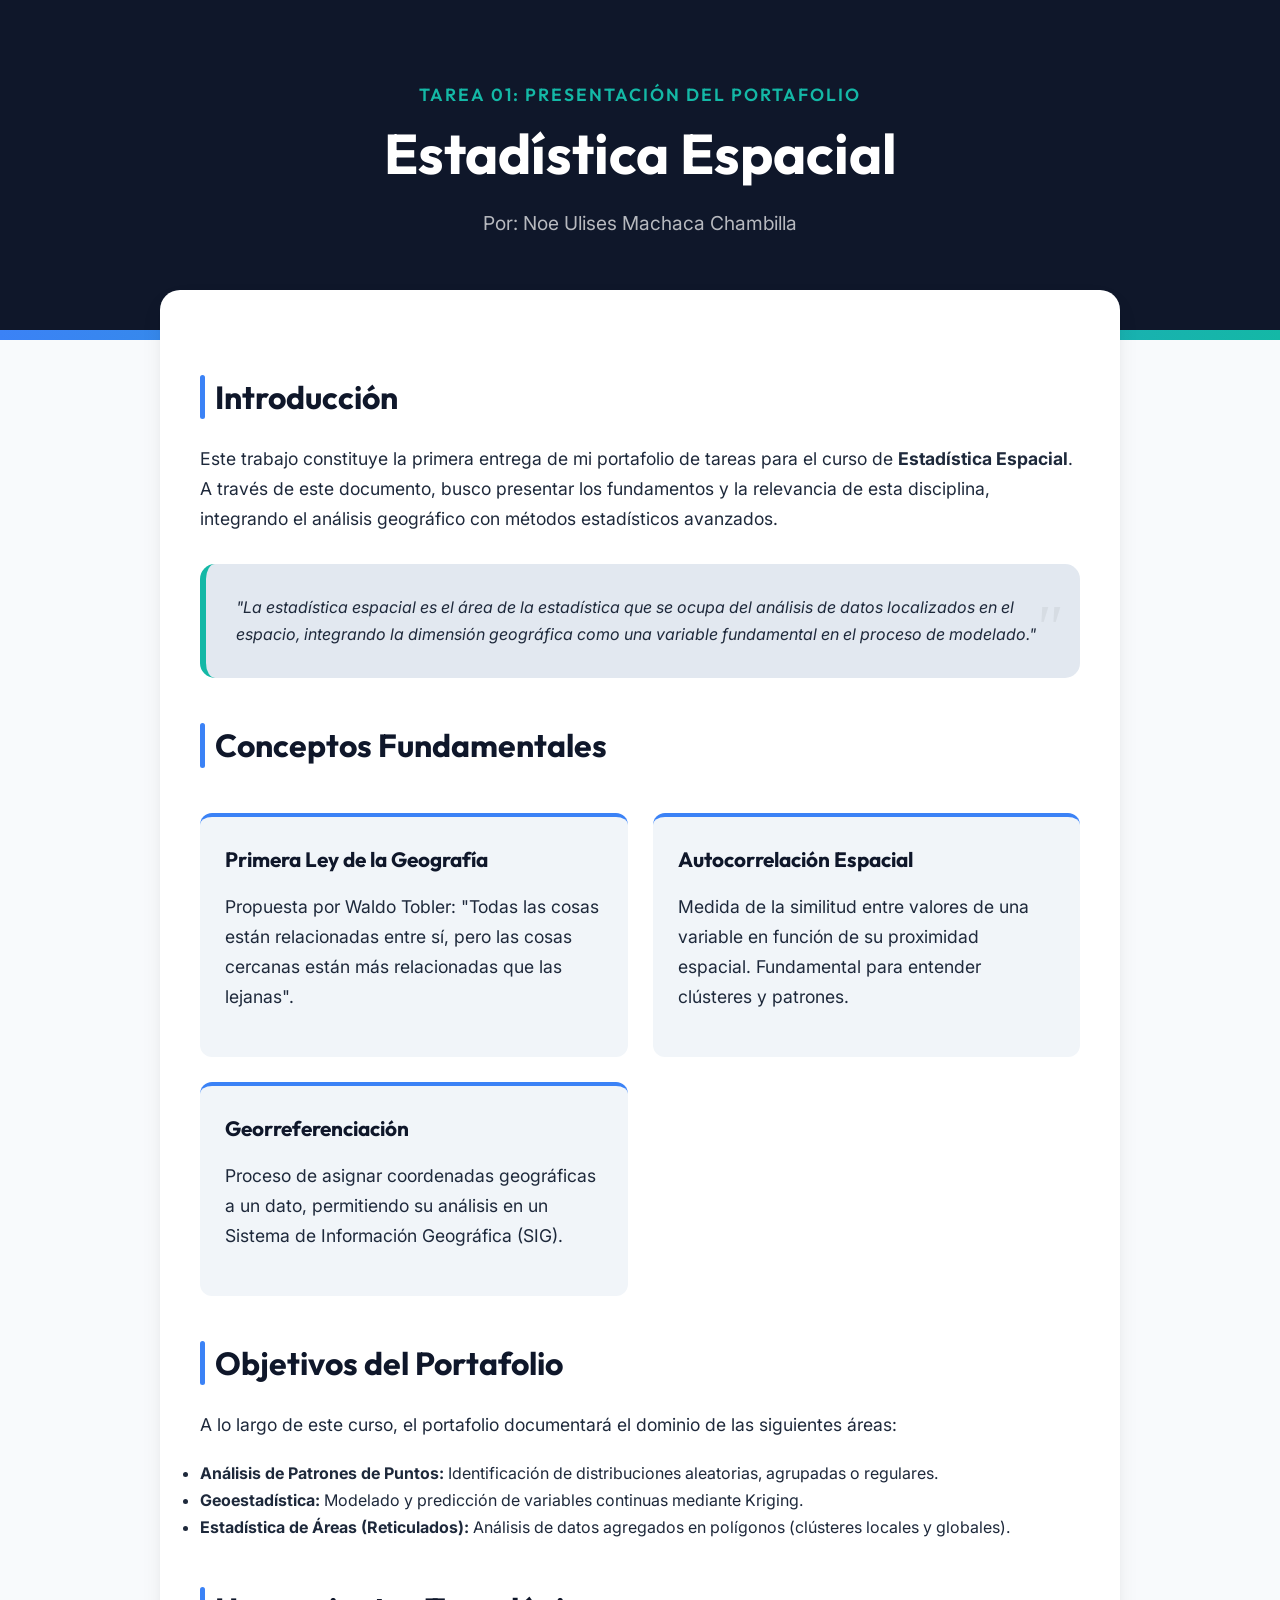
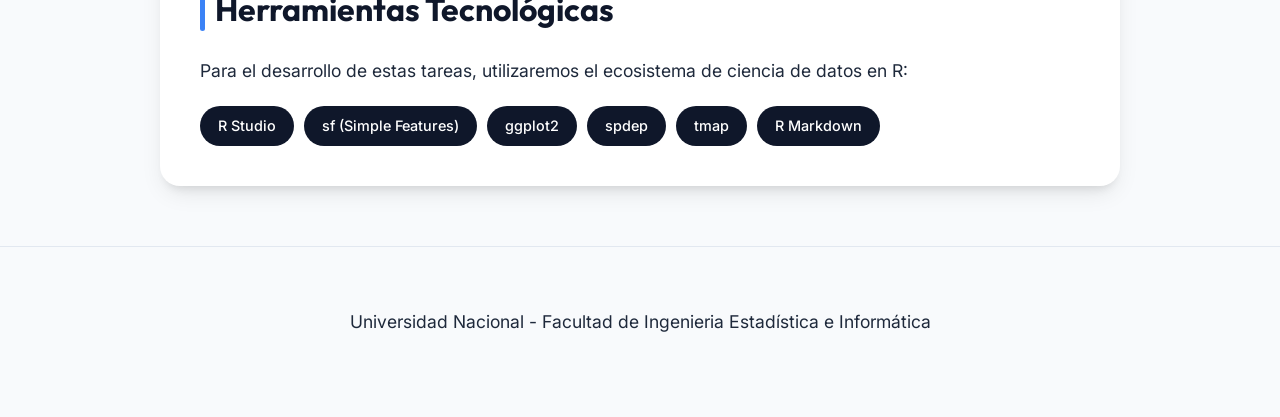
<file: JULIO/tareas/tarea-01-introduccion/presentacion.html>
<!DOCTYPE html>
<html lang="es">

<head>
    <meta charset="UTF-8">
    <meta name="viewport" content="width=device-width, initial-scale=1.0">
    <title>Presentación: Estadística Espacial | Noe Ulises Machaca</title>
    <link
        href="https://fonts.googleapis.com/css2?family=Outfit:wght@300;400;600;700&family=Inter:wght@300;400;500;600&display=swap"
        rel="stylesheet">
    <style>
        :root {
            --primary: #0f172a;
            --accent: #3b82f6;
            --teal: #14b8a6;
            --bg: #f8fafc;
            --white: #ffffff;
            --text-dark: #1e293b;
            --text-light: #64748b;
            --shadow: 0 10px 25px -5px rgba(0, 0, 0, 0.1), 0 8px 10px -6px rgba(0, 0, 0, 0.1);
        }

        * {
            margin: 0;
            padding: 0;
            box-sizing: border-box;
        }

        body {
            font-family: 'Inter', sans-serif;
            background-color: var(--bg);
            color: var(--text-dark);
            line-height: 1.7;
        }

        header {
            background: var(--primary);
            color: var(--white);
            padding: 80px 20px;
            text-align: center;
            position: relative;
            overflow: hidden;
        }

        header::after {
            content: '';
            position: absolute;
            bottom: 0;
            left: 0;
            width: 100%;
            height: 10px;
            background: linear-gradient(90deg, var(--accent), var(--teal));
        }

        .container {
            max-width: 1000px;
            margin: 0 auto;
            padding: 0 20px;
        }

        .student-info {
            font-family: 'Outfit', sans-serif;
            font-size: 1.1rem;
            text-transform: uppercase;
            letter-spacing: 2px;
            color: var(--teal);
            margin-bottom: 10px;
            font-weight: 600;
        }

        h1 {
            font-family: 'Outfit', sans-serif;
            font-size: 3.5rem;
            font-weight: 700;
            margin-bottom: 20px;
            line-height: 1.2;
        }

        .intro-card {
            background: var(--white);
            border-radius: 20px;
            padding: 40px;
            margin-top: -50px;
            box-shadow: var(--shadow);
            position: relative;
            z-index: 10;
        }

        .main-image {
            width: 100%;
            border-radius: 15px;
            margin-bottom: 30px;
            box-shadow: 0 4px 15px rgba(0, 0, 0, 0.1);
        }

        h2 {
            font-family: 'Outfit', sans-serif;
            font-size: 2rem;
            color: var(--primary);
            margin: 40px 0 20px;
            position: relative;
            padding-left: 15px;
        }

        h2::before {
            content: '';
            position: absolute;
            left: 0;
            top: 5px;
            bottom: 5px;
            width: 5px;
            background: var(--accent);
            border-radius: 5px;
        }

        p {
            margin-bottom: 20px;
            font-size: 1.1rem;
            color: var(--text-dark);
        }

        .concepts-grid {
            display: grid;
            grid-template-columns: repeat(auto-fit, minmax(280px, 1fr));
            gap: 25px;
            margin: 40px 0;
        }

        .concept-box {
            background: #f1f5f9;
            padding: 25px;
            border-radius: 12px;
            border-top: 4px solid var(--accent);
            transition: transform 0.3s ease;
        }

        .concept-box:hover {
            transform: translateY(-5px);
        }

        .concept-box h3 {
            font-family: 'Outfit', sans-serif;
            color: var(--primary);
            margin-bottom: 15px;
            font-size: 1.3rem;
        }

        .quote {
            font-style: italic;
            background: #e2e8f0;
            padding: 30px;
            border-radius: 15px;
            border-left: 6px solid var(--teal);
            margin: 30px 0;
            position: relative;
        }

        .quote::after {
            content: '"';
            position: absolute;
            right: 20px;
            top: 10px;
            font-size: 4rem;
            color: rgba(0, 0, 0, 0.05);
            font-family: serif;
        }

        .tools-list {
            list-style: none;
            display: flex;
            flex-wrap: wrap;
            gap: 10px;
        }

        .tool-tag {
            background: var(--primary);
            color: white;
            padding: 8px 18px;
            border-radius: 25px;
            font-size: 0.9rem;
            font-weight: 500;
        }

        footer {
            text-align: center;
            padding: 60px 20px;
            color: var(--text-light);
            font-size: 0.9rem;
            border-top: 1px solid #e2e8f0;
            margin-top: 60px;
        }

        @media (max-width: 768px) {
            h1 {
                font-size: 2.5rem;
            }

            .intro-card {
                padding: 25px;
            }
        }
    </style>
</head>

<body>

    <header>
        <div class="container">
            <div class="student-info">Tarea 01: Presentación del Portafolio</div>
            <h1>Estadística Espacial</h1>
            <p style="color: rgba(255,255,255,0.7); font-size: 1.2rem;">Por: Noe Ulises Machaca Chambilla</p>
        </div>
    </header>

    <main class="container">
        <div class="intro-card">

            <h2>Introducción</h2>
            <p>Este trabajo constituye la primera entrega de mi portafolio de tareas para el curso de
                <strong>Estadística Espacial</strong>. A través de este documento, busco presentar los fundamentos y la
                relevancia de esta disciplina, integrando el análisis geográfico con métodos estadísticos avanzados.
            </p>

            <div class="quote">
                "La estadística espacial es el área de la estadística que se ocupa del análisis de datos localizados en
                el espacio, integrando la dimensión geográfica como una variable fundamental en el proceso de modelado."
            </div>

            <h2>Conceptos Fundamentales</h2>
            <div class="concepts-grid">
                <div class="concept-box">
                    <h3>Primera Ley de la Geografía</h3>
                    <p>Propuesta por Waldo Tobler: "Todas las cosas están relacionadas entre sí, pero las cosas cercanas
                        están más relacionadas que las lejanas".</p>
                </div>
                <div class="concept-box">
                    <h3>Autocorrelación Espacial</h3>
                    <p>Medida de la similitud entre valores de una variable en función de su proximidad espacial.
                        Fundamental para entender clústeres y patrones.</p>
                </div>
                <div class="concept-box">
                    <h3>Georreferenciación</h3>
                    <p>Proceso de asignar coordenadas geográficas a un dato, permitiendo su análisis en un Sistema de
                        Información Geográfica (SIG).</p>
                </div>
            </div>

            <h2>Objetivos del Portafolio</h2>
            <p>A lo largo de este curso, el portafolio documentará el dominio de las siguientes áreas:</p>
            <ul>
                <li><strong>Análisis de Patrones de Puntos:</strong> Identificación de distribuciones aleatorias,
                    agrupadas o regulares.</li>
                <li><strong>Geoestadística:</strong> Modelado y predicción de variables continuas mediante Kriging.</li>
                <li><strong>Estadística de Áreas (Reticulados):</strong> Análisis de datos agregados en polígonos
                    (clústeres locales y globales).</li>
            </ul>

            <h2>Herramientas Tecnológicas</h2>
            <p>Para el desarrollo de estas tareas, utilizaremos el ecosistema de ciencia de datos en R:</p>
            <div class="tools-list">
                <span class="tool-tag">R Studio</span>
                <span class="tool-tag">sf (Simple Features)</span>
                <span class="tool-tag">ggplot2</span>
                <span class="tool-tag">spdep</span>
                <span class="tool-tag">tmap</span>
                <span class="tool-tag">R Markdown</span>
            </div>
        </div>
    </main>

    <footer>
        <p>Universidad Nacional - Facultad de Ingenieria Estadística e Informática</p>
    </footer>

</body>

</html>
</file>
